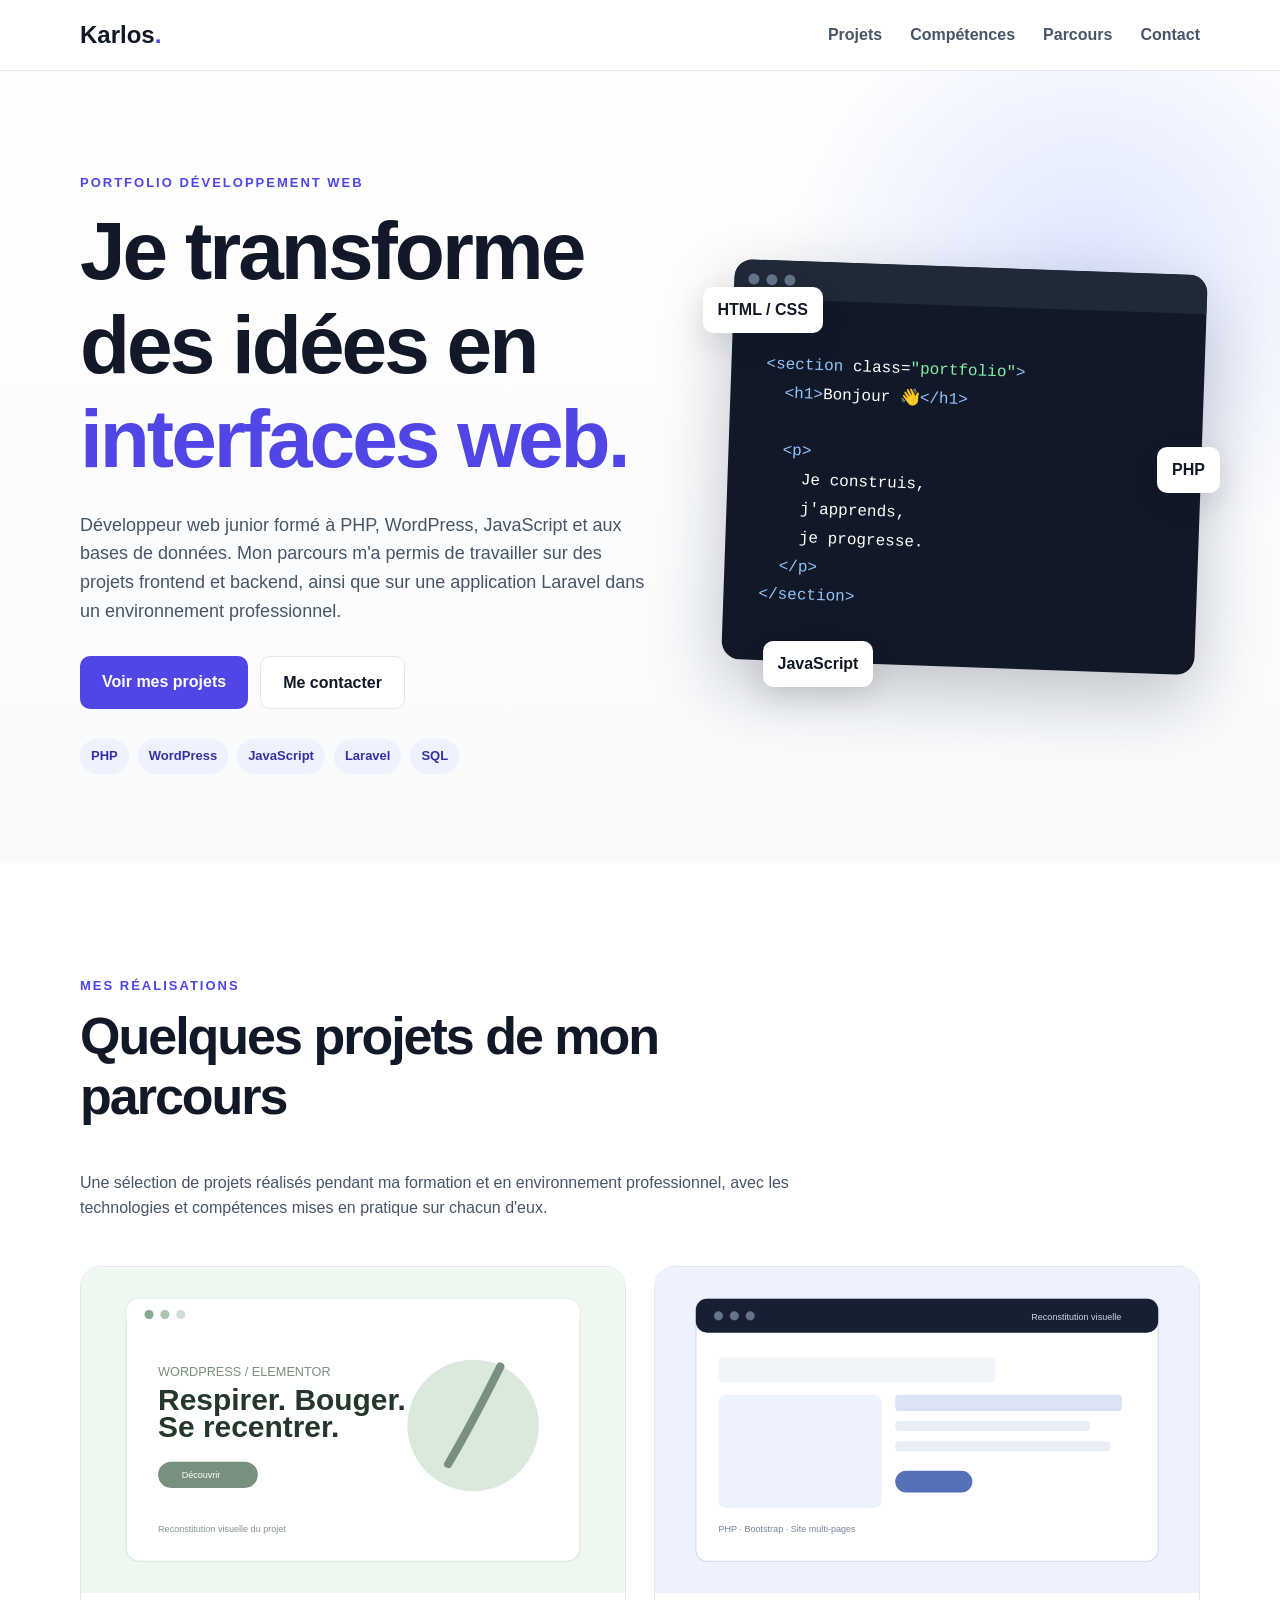
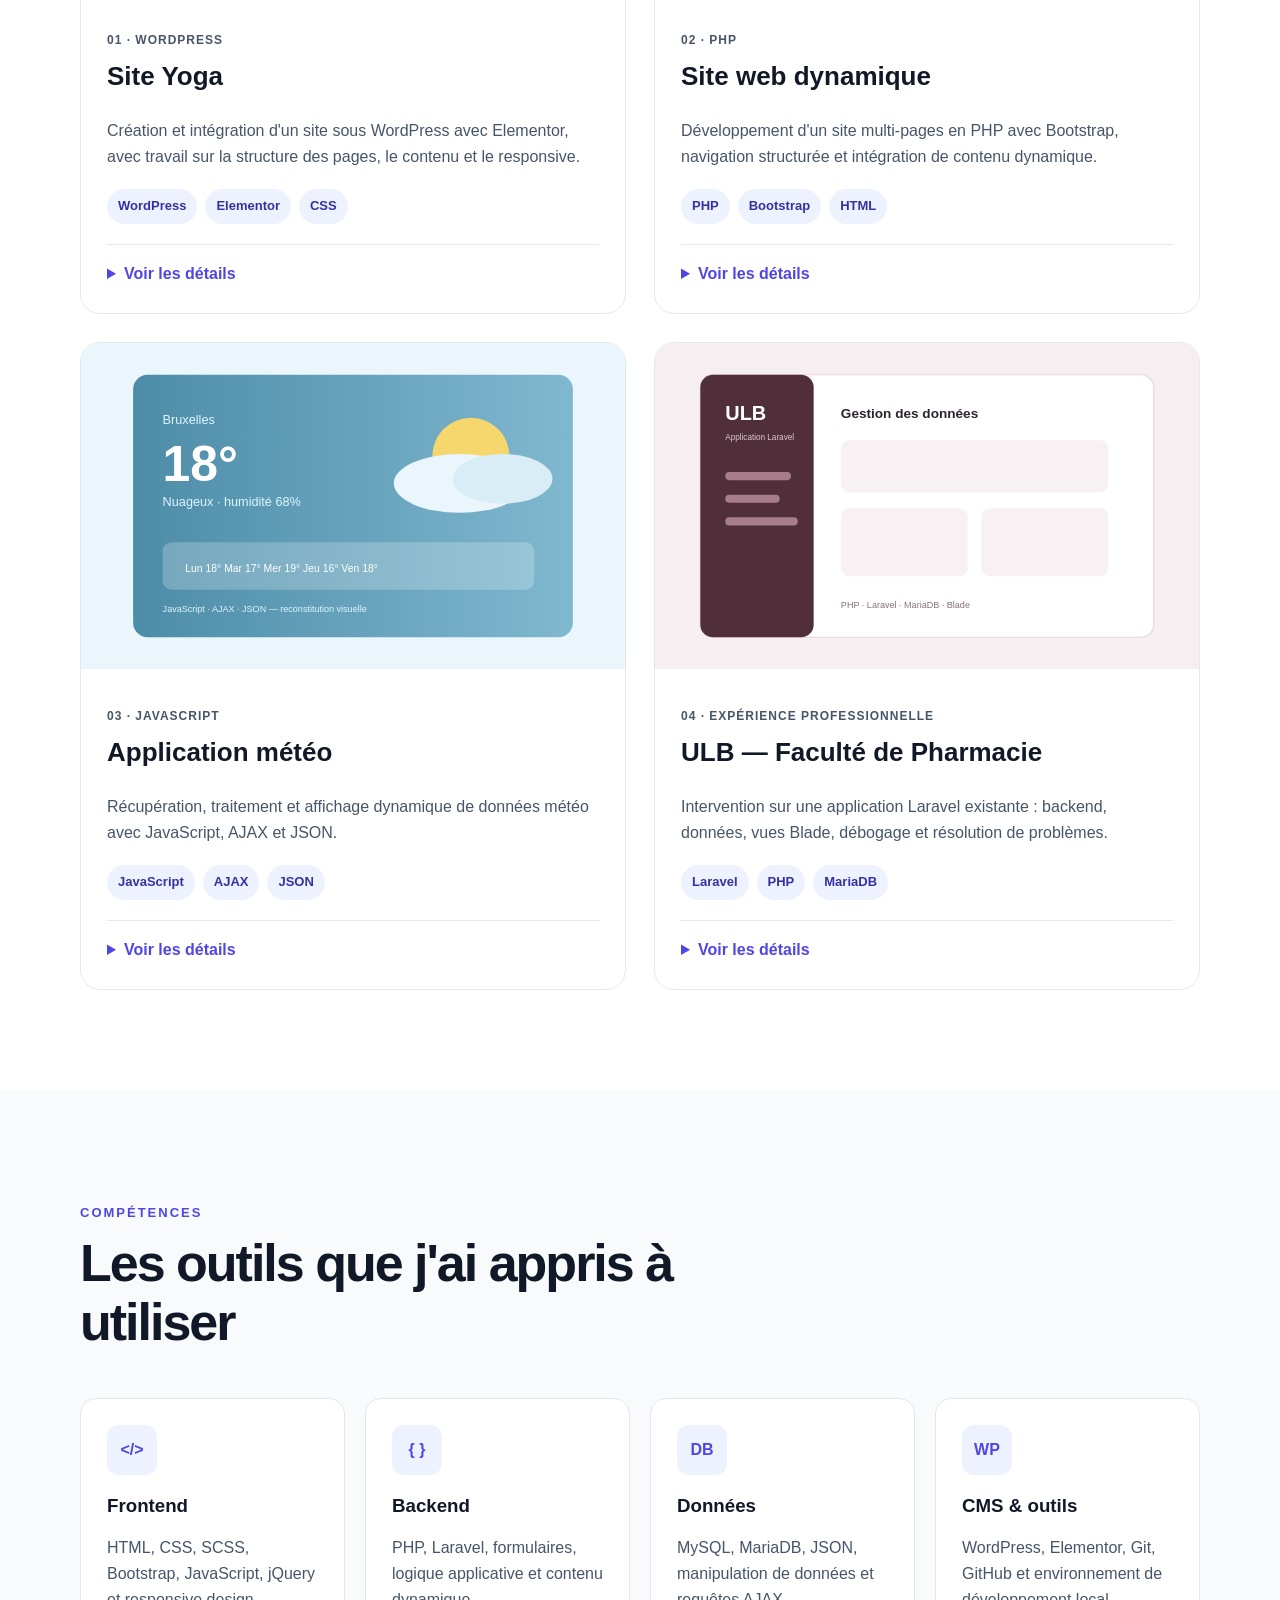
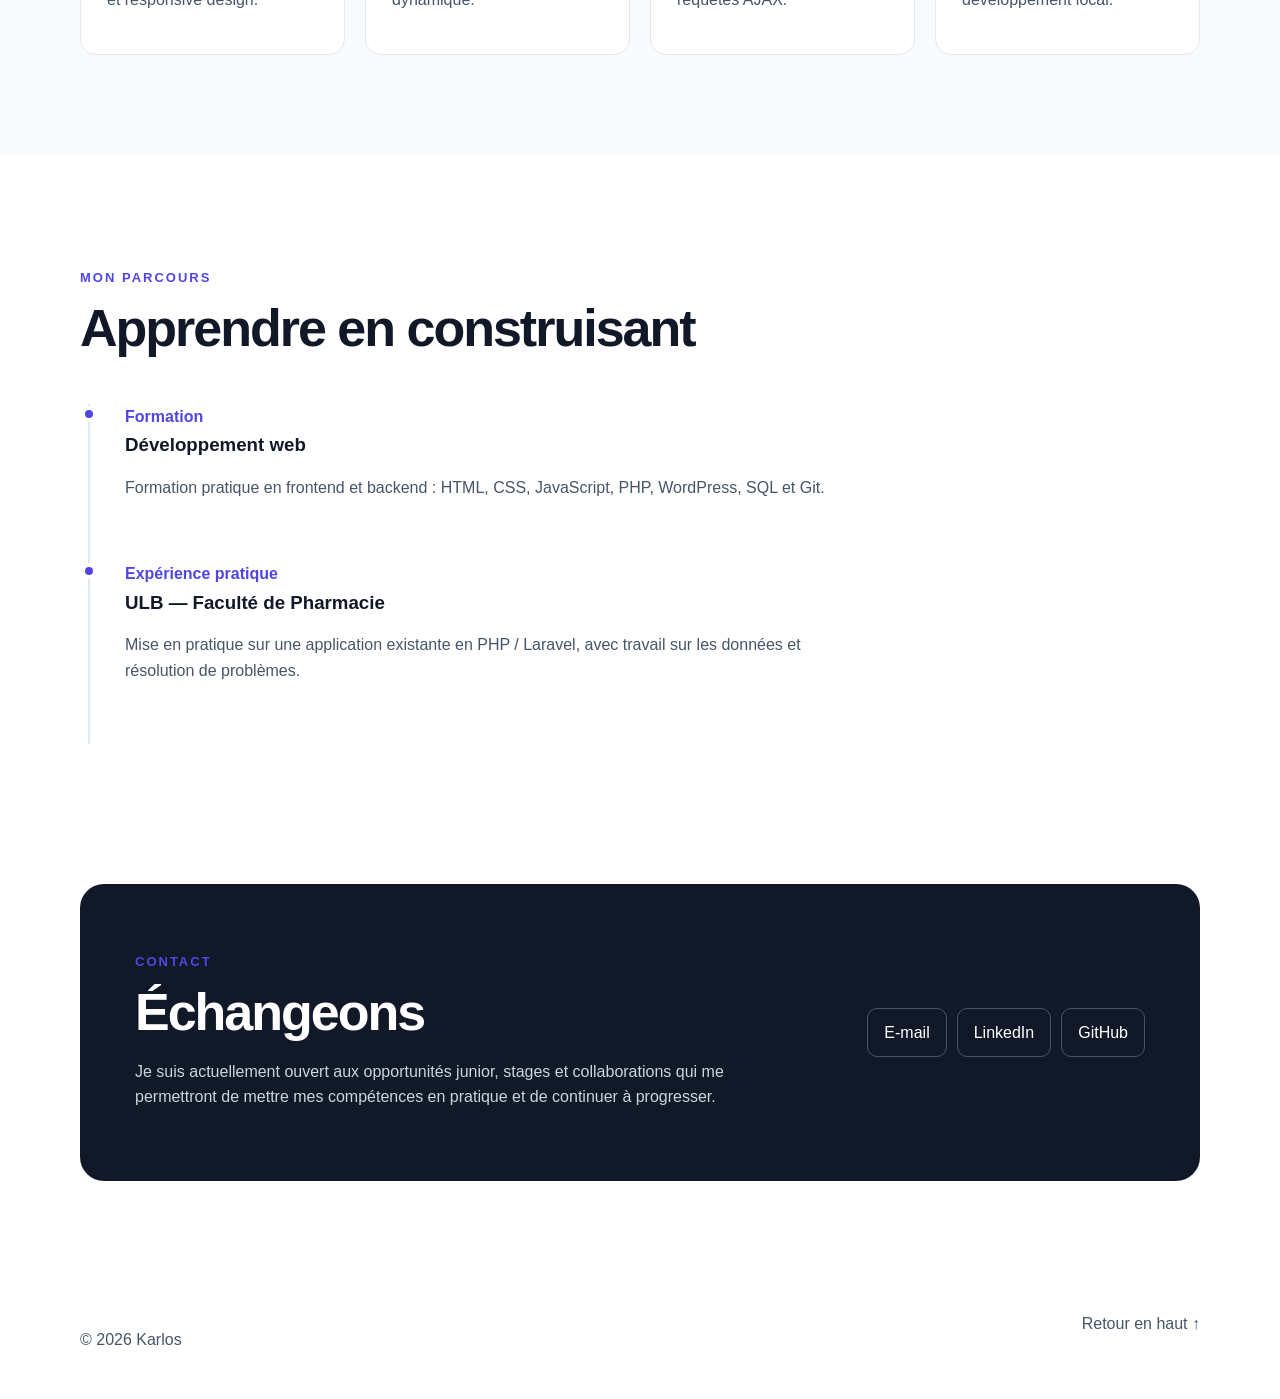
<file: index.html>
<!DOCTYPE html>
<html lang="fr">
<head>
  <meta charset="UTF-8">
  <meta name="viewport" content="width=device-width, initial-scale=1.0">
  <meta name="description" content="Portfolio de Karlos Zaghbour, développeur web junior : PHP, WordPress, JavaScript, Laravel et bases de données.">
  <title>Karlos Zaghbour | Développeur web junior</title>
  <link rel="stylesheet" href="css/style.css">
</head>

<body>

  <!-- Navigation -->
  <header class="header">
    <div class="container nav">
      <a href="#accueil" class="logo">Karlos<span>.</span></a>

      <button class="menu-btn" aria-label="Ouvrir le menu" aria-expanded="false">☰</button>

      <nav class="menu">
        <a href="#projets">Projets</a>
        <a href="#competences">Compétences</a>
        <a href="#parcours">Parcours</a>
        <a href="#contact">Contact</a>
      </nav>
    </div>
  </header>

  <main>

    <!-- Accueil -->
    <section class="hero" id="accueil">
      <div class="container hero-grid">

        <div class="hero-text reveal">
          <p class="small-title">PORTFOLIO DÉVELOPPEMENT WEB</p>

          <h1>
            Je transforme des idées en
            <span>interfaces web.</span>
          </h1>

          <p class="intro">
            Développeur web junior formé à PHP, WordPress, JavaScript et aux bases de données.
            Mon parcours m'a permis de travailler sur des projets frontend et backend,
            ainsi que sur une application Laravel dans un environnement professionnel.
          </p>

          <div class="buttons">
            <a href="#projets" class="btn btn-main">Voir mes projets</a>
            <a href="#contact" class="btn btn-light">Me contacter</a>
          </div>

          <div class="quick-skills">
            <span>PHP</span>
            <span>WordPress</span>
            <span>JavaScript</span>
            <span>Laravel</span>
            <span>SQL</span>
          </div>
        </div>

        <div class="hero-visual reveal">
          <div class="code-window">
            <div class="window-top">
              <span></span><span></span><span></span>
            </div>

            <pre><code><span class="code-blue">&lt;section</span> class=<span class="code-green">"portfolio"</span><span class="code-blue">&gt;</span>
  <span class="code-blue">&lt;h1&gt;</span>Bonjour 👋<span class="code-blue">&lt;/h1&gt;</span>

  <span class="code-blue">&lt;p&gt;</span>
    Je construis,
    j'apprends,
    je progresse.
  <span class="code-blue">&lt;/p&gt;</span>
<span class="code-blue">&lt;/section&gt;</span></code></pre>
          </div>

          <div class="floating-card card-one">HTML / CSS</div>
          <div class="floating-card card-two">PHP</div>
          <div class="floating-card card-three">JavaScript</div>
        </div>

      </div>
    </section>

    <!-- Projets -->
    <section class="section" id="projets">
      <div class="container">

        <div class="section-title reveal">
          <p class="small-title">MES RÉALISATIONS</p>
          <h2>Quelques projets de mon parcours</h2>
          <p>
            Une sélection de projets réalisés pendant ma formation et en environnement professionnel,
            avec les technologies et compétences mises en pratique sur chacun d'eux.
          </p>
        </div>

        <div class="projects-grid">

          <!-- Projet 1 -->
          <article class="project-card reveal">
            <div class="project-image">
              <img src="assets/img/yoga.svg" alt="Reconstitution visuelle du site Yoga">
            </div>

            <div class="project-info">
              <p class="project-number">01 · WORDPRESS</p>
              <h3>Site Yoga</h3>
              <p>
                Création et intégration d'un site sous WordPress avec Elementor,
                avec travail sur la structure des pages, le contenu et le responsive.
              </p>

              <div class="tags">
                <span>WordPress</span>
                <span>Elementor</span>
                <span>CSS</span>
              </div>

              <details>
                <summary>Voir les détails</summary>
                <ul>
                  <li>Création et organisation des pages.</li>
                  <li>Intégration du contenu avec Elementor.</li>
                  <li>Adaptation mobile et tablette.</li>
                  <li>Personnalisation CSS lorsque nécessaire.</li>
                </ul>
              </details>
            </div>
          </article>

          <!-- Projet 2 -->
          <article class="project-card reveal">
            <div class="project-image">
              <img src="assets/img/php.svg" alt="Reconstitution visuelle du projet PHP">
            </div>

            <div class="project-info">
              <p class="project-number">02 · PHP</p>
              <h3>Site web dynamique</h3>
              <p>
                Développement d'un site multi-pages en PHP avec Bootstrap,
                navigation structurée et intégration de contenu dynamique.
              </p>

              <div class="tags">
                <span>PHP</span>
                <span>Bootstrap</span>
                <span>HTML</span>
              </div>

              <details>
                <summary>Voir les détails</summary>
                <ul>
                  <li>Création d'une structure multi-pages.</li>
                  <li>Navigation entre les différentes sections.</li>
                  <li>Utilisation de PHP pour organiser le contenu.</li>
                  <li>Interface responsive avec Bootstrap.</li>
                </ul>
              </details>
            </div>
          </article>

          <!-- Projet 3 -->
          <article class="project-card reveal">
            <div class="project-image">
              <img src="assets/img/meteo.svg" alt="Reconstitution visuelle de l'application météo">
            </div>

            <div class="project-info">
              <p class="project-number">03 · JAVASCRIPT</p>
              <h3>Application météo</h3>
              <p>
                Récupération, traitement et affichage dynamique de données météo
                avec JavaScript, AJAX et JSON.
              </p>

              <div class="tags">
                <span>JavaScript</span>
                <span>AJAX</span>
                <span>JSON</span>
              </div>

              <details>
                <summary>Voir les détails</summary>
                <ul>
                  <li>Requêtes AJAX sans rechargement de page.</li>
                  <li>Manipulation de données JSON.</li>
                  <li>Affichage dynamique des résultats.</li>
                  <li>Travail sur les interactions utilisateur.</li>
                </ul>
              </details>
            </div>
          </article>

          <!-- Projet 4 -->
          <article class="project-card reveal">
            <div class="project-image">
              <img src="assets/img/ulb.svg" alt="Illustration de l'expérience backend à l'ULB">
            </div>

            <div class="project-info">
              <p class="project-number">04 · EXPÉRIENCE PROFESSIONNELLE</p>
              <h3>ULB — Faculté de Pharmacie</h3>
              <p>
                Intervention sur une application Laravel existante :
                backend, données, vues Blade, débogage et résolution de problèmes.
              </p>

              <div class="tags">
                <span>Laravel</span>
                <span>PHP</span>
                <span>MariaDB</span>
              </div>

              <details>
                <summary>Voir les détails</summary>
                <ul>
                  <li>Travail sur une application Laravel existante.</li>
                  <li>Récupération et affichage de données.</li>
                  <li>Adaptation de vues Blade.</li>
                  <li>Gestion d'images et de fichiers.</li>
                  <li>Résolution de problèmes liés au déploiement.</li>
                </ul>
              </details>
            </div>
          </article>

        </div>
      </div>
    </section>

    <!-- Compétences -->
    <section class="section skills-section" id="competences">
      <div class="container">

        <div class="section-title reveal">
          <p class="small-title">COMPÉTENCES</p>
          <h2>Les outils que j'ai appris à utiliser</h2>
        </div>

        <div class="skills-grid">

          <div class="skill-box reveal">
            <div class="skill-icon">&lt;/&gt;</div>
            <h3>Frontend</h3>
            <p>HTML, CSS, SCSS, Bootstrap, JavaScript, jQuery et responsive design.</p>
          </div>

          <div class="skill-box reveal">
            <div class="skill-icon">{ }</div>
            <h3>Backend</h3>
            <p>PHP, Laravel, formulaires, logique applicative et contenu dynamique.</p>
          </div>

          <div class="skill-box reveal">
            <div class="skill-icon">DB</div>
            <h3>Données</h3>
            <p>MySQL, MariaDB, JSON, manipulation de données et requêtes AJAX.</p>
          </div>

          <div class="skill-box reveal">
            <div class="skill-icon">WP</div>
            <h3>CMS & outils</h3>
            <p>WordPress, Elementor, Git, GitHub et environnement de développement local.</p>
          </div>

        </div>
      </div>
    </section>

    <!-- Parcours -->
    <section class="section" id="parcours">
      <div class="container">

        <div class="section-title reveal">
          <p class="small-title">MON PARCOURS</p>
          <h2>Apprendre en construisant</h2>
        </div>

        <div class="timeline">

          <div class="timeline-item reveal">
            <div class="timeline-dot"></div>
            <div>
              <p class="timeline-date">Formation</p>
              <h3>Développement web</h3>
              <p>
                Formation pratique en frontend et backend :
                HTML, CSS, JavaScript, PHP, WordPress, SQL et Git.
              </p>
            </div>
          </div>

          <div class="timeline-item reveal">
            <div class="timeline-dot"></div>
            <div>
              <p class="timeline-date">Expérience pratique</p>
              <h3>ULB — Faculté de Pharmacie</h3>
              <p>
                Mise en pratique sur une application existante en PHP / Laravel,
                avec travail sur les données et résolution de problèmes.
              </p>
            </div>
          </div>

        </div>

      </div>
    </section>

    <!-- Contact -->
    <section class="section contact-section" id="contact">
      <div class="container contact-box reveal">

        <div>
          <p class="small-title">CONTACT</p>
          <h2>Échangeons</h2>
          <p>
            Je suis actuellement ouvert aux opportunités junior, stages et collaborations
            qui me permettront de mettre mes compétences en pratique et de continuer à progresser.
          </p>
        </div>

        <div class="contact-links">
          <a href="mailto:karlos.zaghbour@hotmail.com">E-mail</a>
          <a href="https://www.linkedin.com/in/karlos-zaghbour-1871533a5" target="_blank" rel="noopener noreferrer">LinkedIn</a>
          <a href="https://github.com/karlosK89" target="_blank" rel="noopener noreferrer">GitHub</a>
        </div>

      </div>
    </section>

  </main>

  <footer>
    <div class="container footer-content">
      <p>© <span id="year"></span> Karlos</p>
      <a href="#accueil">Retour en haut ↑</a>
    </div>
  </footer>

  <script src="js/script.js"></script>
</body>
</html>
</file>
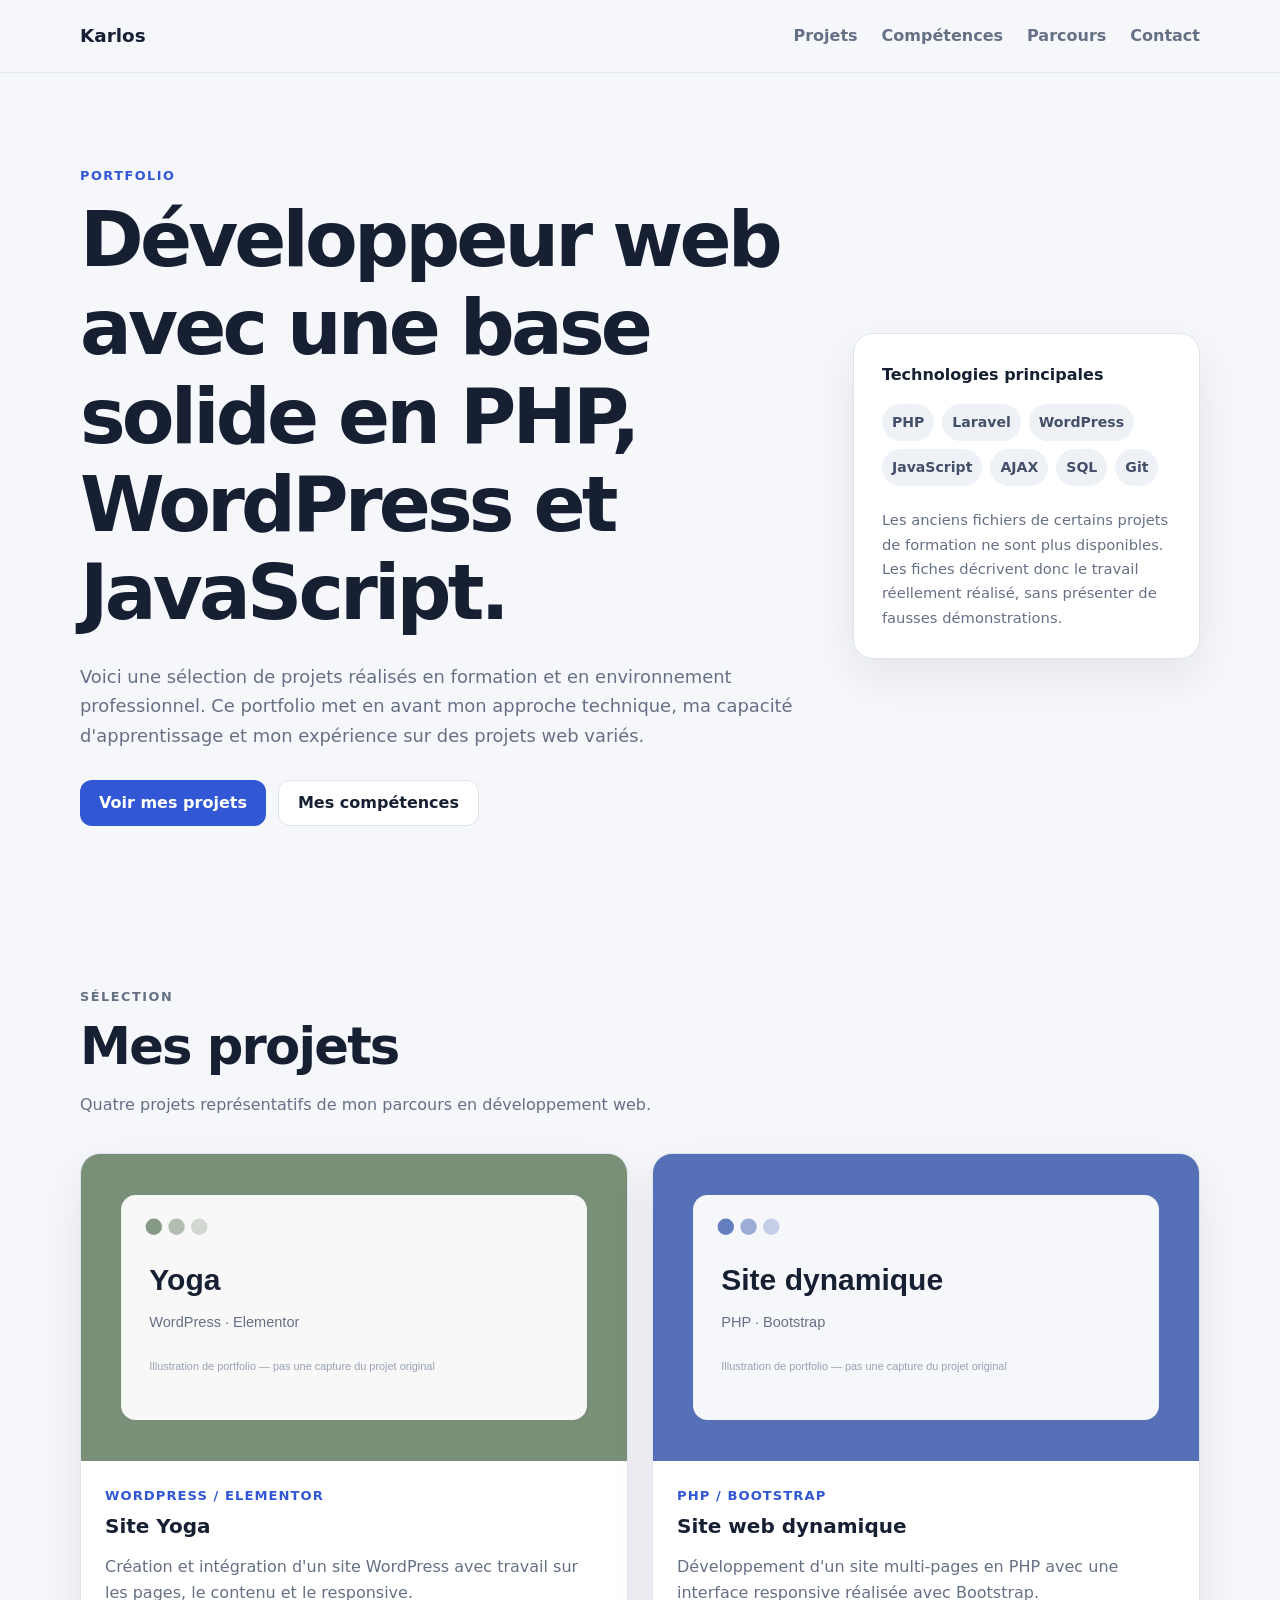
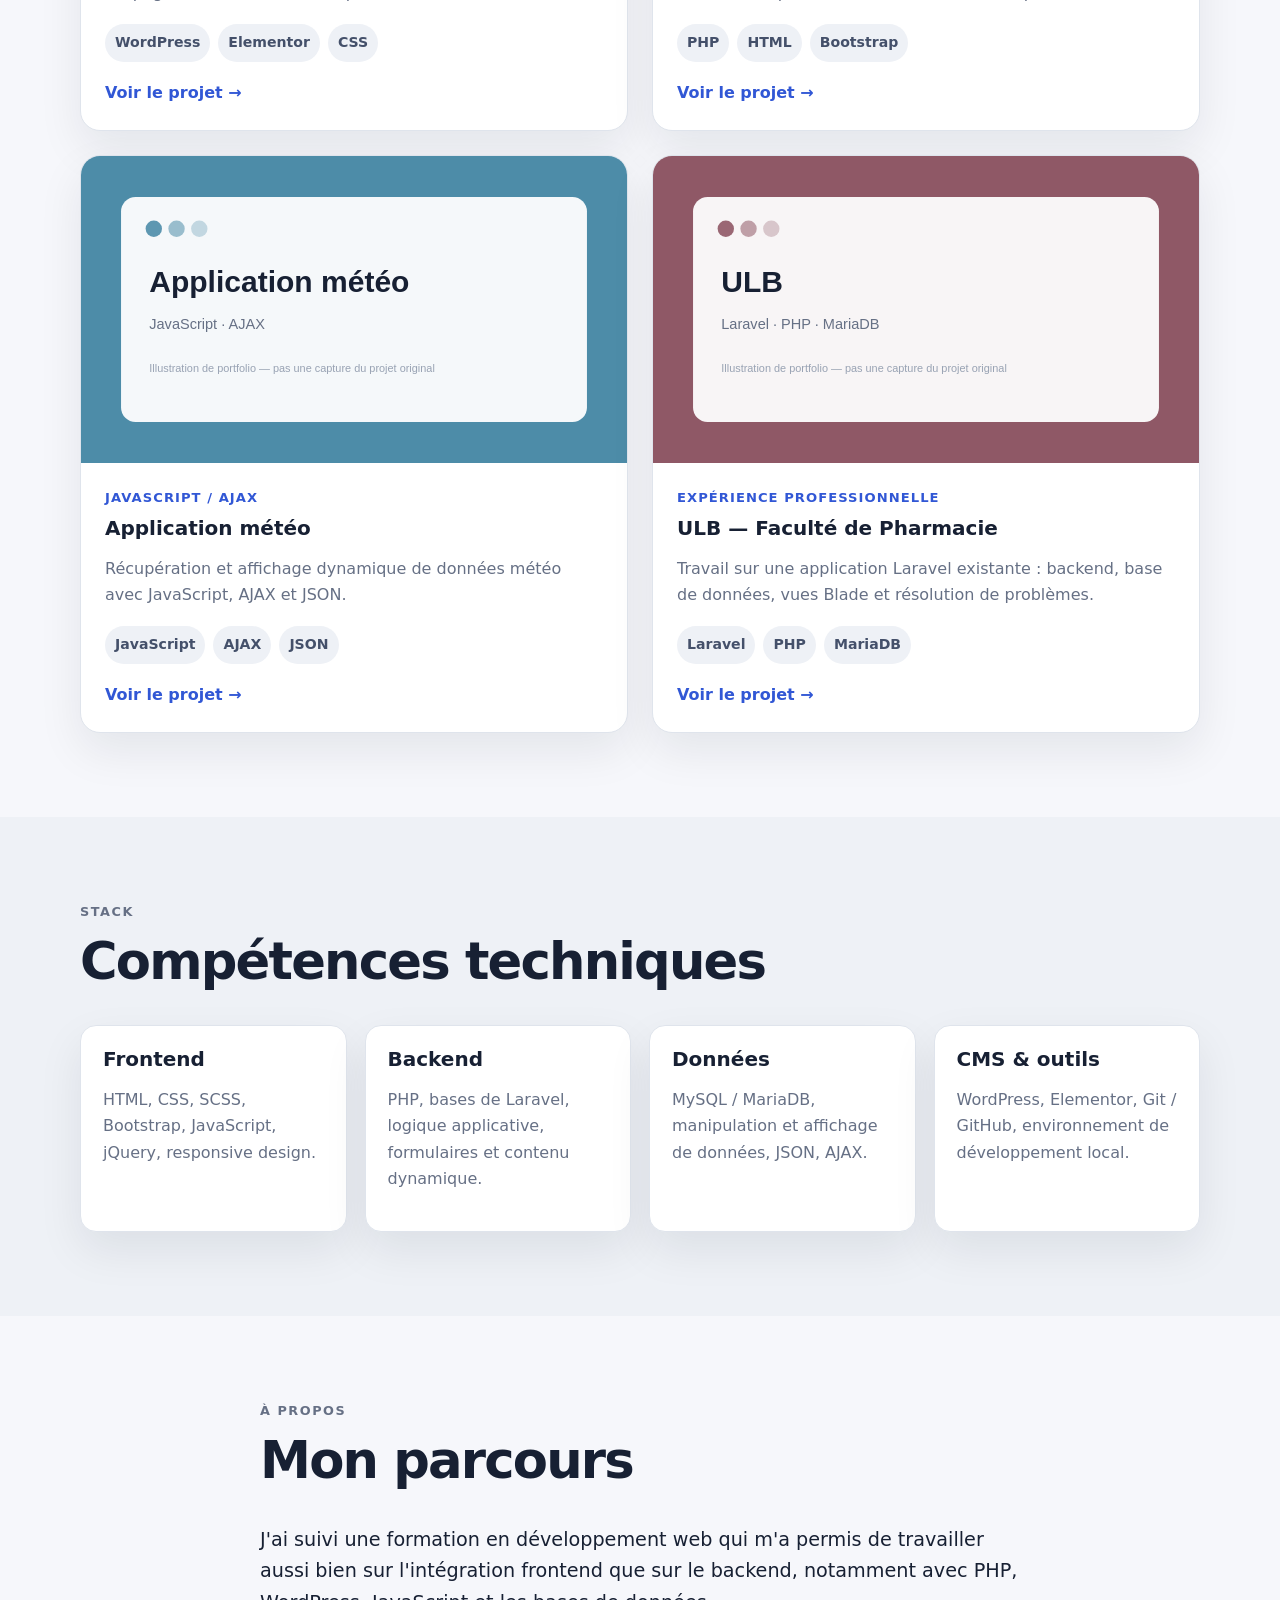
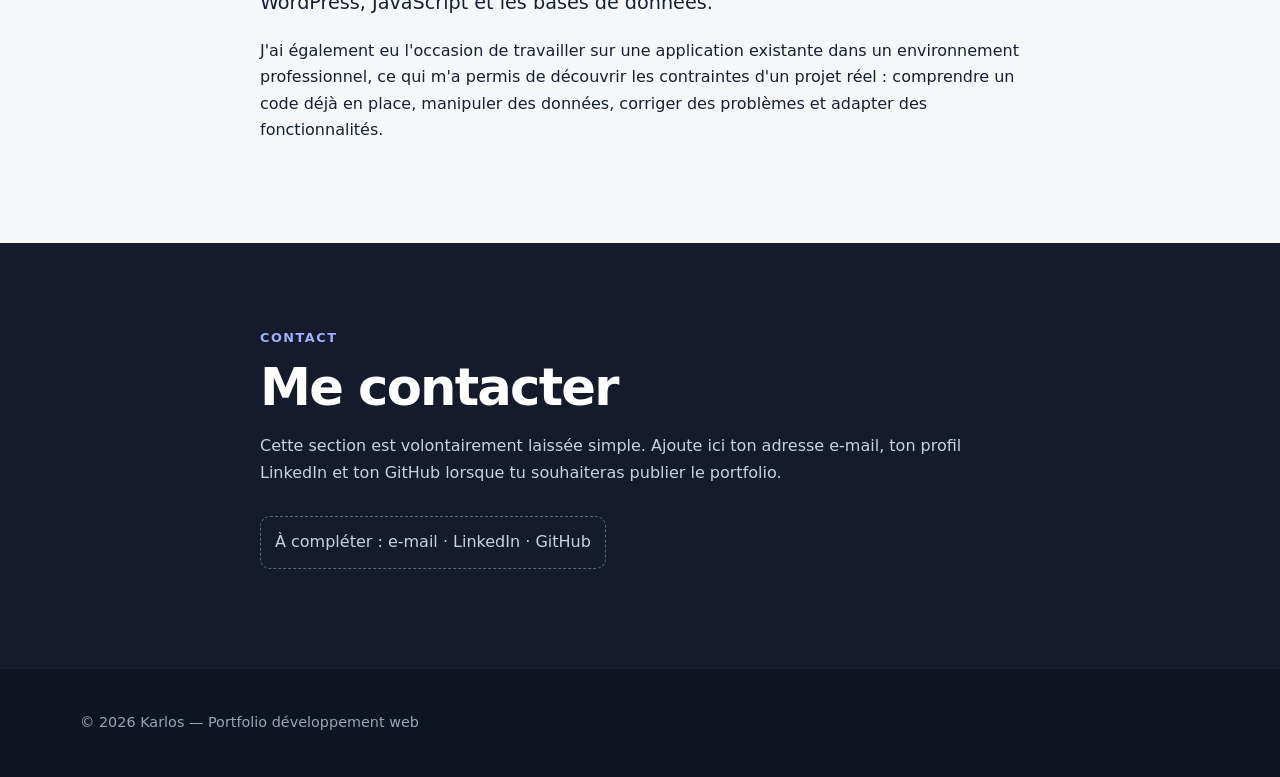
<file: portfolio-karlos/index.html>
<!DOCTYPE html>
<html lang="fr">
<head>
  <meta charset="UTF-8">
  <meta name="viewport" content="width=device-width, initial-scale=1.0">
  <meta name="description" content="Portfolio de Karlos - Développement web, PHP, WordPress, JavaScript et Laravel.">
  <title>Karlos | Portfolio développement web</title>
  <link rel="stylesheet" href="css/styles.css">
</head>
<body>
  <header class="site-header">
    <div class="container nav">
      <a class="logo" href="#top">Karlos</a>
      <button class="menu-toggle" aria-label="Ouvrir le menu" aria-expanded="false">☰</button>
      <nav class="nav-links">
        <a href="#projets">Projets</a>
        <a href="#competences">Compétences</a>
        <a href="#parcours">Parcours</a>
        <a href="#contact">Contact</a>
      </nav>
    </div>
  </header>

  <main id="top">
    <section class="hero">
      <div class="container hero-grid">
        <div>
          <p class="eyebrow">Portfolio</p>
          <h1>Développeur web avec une base solide en PHP, WordPress et JavaScript.</h1>
          <p class="hero-text">
            Voici une sélection de projets réalisés en formation et en environnement professionnel.
            Ce portfolio met en avant mon approche technique, ma capacité d'apprentissage et mon expérience sur des projets web variés.
          </p>
          <div class="hero-actions">
            <a class="btn primary" href="#projets">Voir mes projets</a>
            <a class="btn secondary" href="#competences">Mes compétences</a>
          </div>
        </div>

        <aside class="profile-card">
          <p class="profile-title">Technologies principales</p>
          <div class="chips">
            <span>PHP</span>
            <span>Laravel</span>
            <span>WordPress</span>
            <span>JavaScript</span>
            <span>AJAX</span>
            <span>SQL</span>
            <span>Git</span>
          </div>
          <p class="profile-note">
            Les anciens fichiers de certains projets de formation ne sont plus disponibles.
            Les fiches décrivent donc le travail réellement réalisé, sans présenter de fausses démonstrations.
          </p>
        </aside>
      </div>
    </section>

    <section id="projets" class="section">
      <div class="container">
        <div class="section-heading">
          <p class="eyebrow">Sélection</p>
          <h2>Mes projets</h2>
          <p>Quatre projets représentatifs de mon parcours en développement web.</p>
        </div>

        <div class="project-grid">
          <article class="project-card">
            <img src="assets/img/yoga.svg" alt="Illustration du projet WordPress Yoga">
            <div class="project-content">
              <p class="project-type">WordPress / Elementor</p>
              <h3>Site Yoga</h3>
              <p>Création et intégration d'un site WordPress avec travail sur les pages, le contenu et le responsive.</p>
              <div class="tags"><span>WordPress</span><span>Elementor</span><span>CSS</span></div>
              <a class="text-link" href="projects/yoga.html">Voir le projet →</a>
            </div>
          </article>

          <article class="project-card">
            <img src="assets/img/php-site.svg" alt="Illustration du projet de site dynamique PHP">
            <div class="project-content">
              <p class="project-type">PHP / Bootstrap</p>
              <h3>Site web dynamique</h3>
              <p>Développement d'un site multi-pages en PHP avec une interface responsive réalisée avec Bootstrap.</p>
              <div class="tags"><span>PHP</span><span>HTML</span><span>Bootstrap</span></div>
              <a class="text-link" href="projects/php-site.html">Voir le projet →</a>
            </div>
          </article>

          <article class="project-card">
            <img src="assets/img/meteo.svg" alt="Illustration du projet météo JavaScript AJAX">
            <div class="project-content">
              <p class="project-type">JavaScript / AJAX</p>
              <h3>Application météo</h3>
              <p>Récupération et affichage dynamique de données météo avec JavaScript, AJAX et JSON.</p>
              <div class="tags"><span>JavaScript</span><span>AJAX</span><span>JSON</span></div>
              <a class="text-link" href="projects/meteo.html">Voir le projet →</a>
            </div>
          </article>

          <article class="project-card">
            <img src="assets/img/ulb.svg" alt="Illustration du projet backend réalisé à l'ULB">
            <div class="project-content">
              <p class="project-type">Expérience professionnelle</p>
              <h3>ULB — Faculté de Pharmacie</h3>
              <p>Travail sur une application Laravel existante : backend, base de données, vues Blade et résolution de problèmes.</p>
              <div class="tags"><span>Laravel</span><span>PHP</span><span>MariaDB</span></div>
              <a class="text-link" href="projects/ulb.html">Voir le projet →</a>
            </div>
          </article>
        </div>
      </div>
    </section>

    <section id="competences" class="section alt">
      <div class="container">
        <div class="section-heading">
          <p class="eyebrow">Stack</p>
          <h2>Compétences techniques</h2>
        </div>

        <div class="skills-grid">
          <div class="skill-card">
            <h3>Frontend</h3>
            <p>HTML, CSS, SCSS, Bootstrap, JavaScript, jQuery, responsive design.</p>
          </div>
          <div class="skill-card">
            <h3>Backend</h3>
            <p>PHP, bases de Laravel, logique applicative, formulaires et contenu dynamique.</p>
          </div>
          <div class="skill-card">
            <h3>Données</h3>
            <p>MySQL / MariaDB, manipulation et affichage de données, JSON, AJAX.</p>
          </div>
          <div class="skill-card">
            <h3>CMS & outils</h3>
            <p>WordPress, Elementor, Git / GitHub, environnement de développement local.</p>
          </div>
        </div>
      </div>
    </section>

    <section id="parcours" class="section">
      <div class="container narrow">
        <div class="section-heading">
          <p class="eyebrow">À propos</p>
          <h2>Mon parcours</h2>
        </div>
        <p class="large-text">
          J'ai suivi une formation en développement web qui m'a permis de travailler aussi bien sur l'intégration frontend
          que sur le backend, notamment avec PHP, WordPress, JavaScript et les bases de données.
        </p>
        <p>
          J'ai également eu l'occasion de travailler sur une application existante dans un environnement professionnel,
          ce qui m'a permis de découvrir les contraintes d'un projet réel : comprendre un code déjà en place,
          manipuler des données, corriger des problèmes et adapter des fonctionnalités.
        </p>
      </div>
    </section>

    <section id="contact" class="section contact-section">
      <div class="container narrow">
        <p class="eyebrow">Contact</p>
        <h2>Me contacter</h2>
        <p>
          Cette section est volontairement laissée simple. Ajoute ici ton adresse e-mail, ton profil LinkedIn
          et ton GitHub lorsque tu souhaiteras publier le portfolio.
        </p>
        <p class="todo">À compléter : e-mail · LinkedIn · GitHub</p>
      </div>
    </section>
  </main>

  <footer class="footer">
    <div class="container">
      <p>© <span id="year"></span> Karlos — Portfolio développement web</p>
    </div>
  </footer>

  <script src="js/main.js"></script>
</body>
</html>
</file>
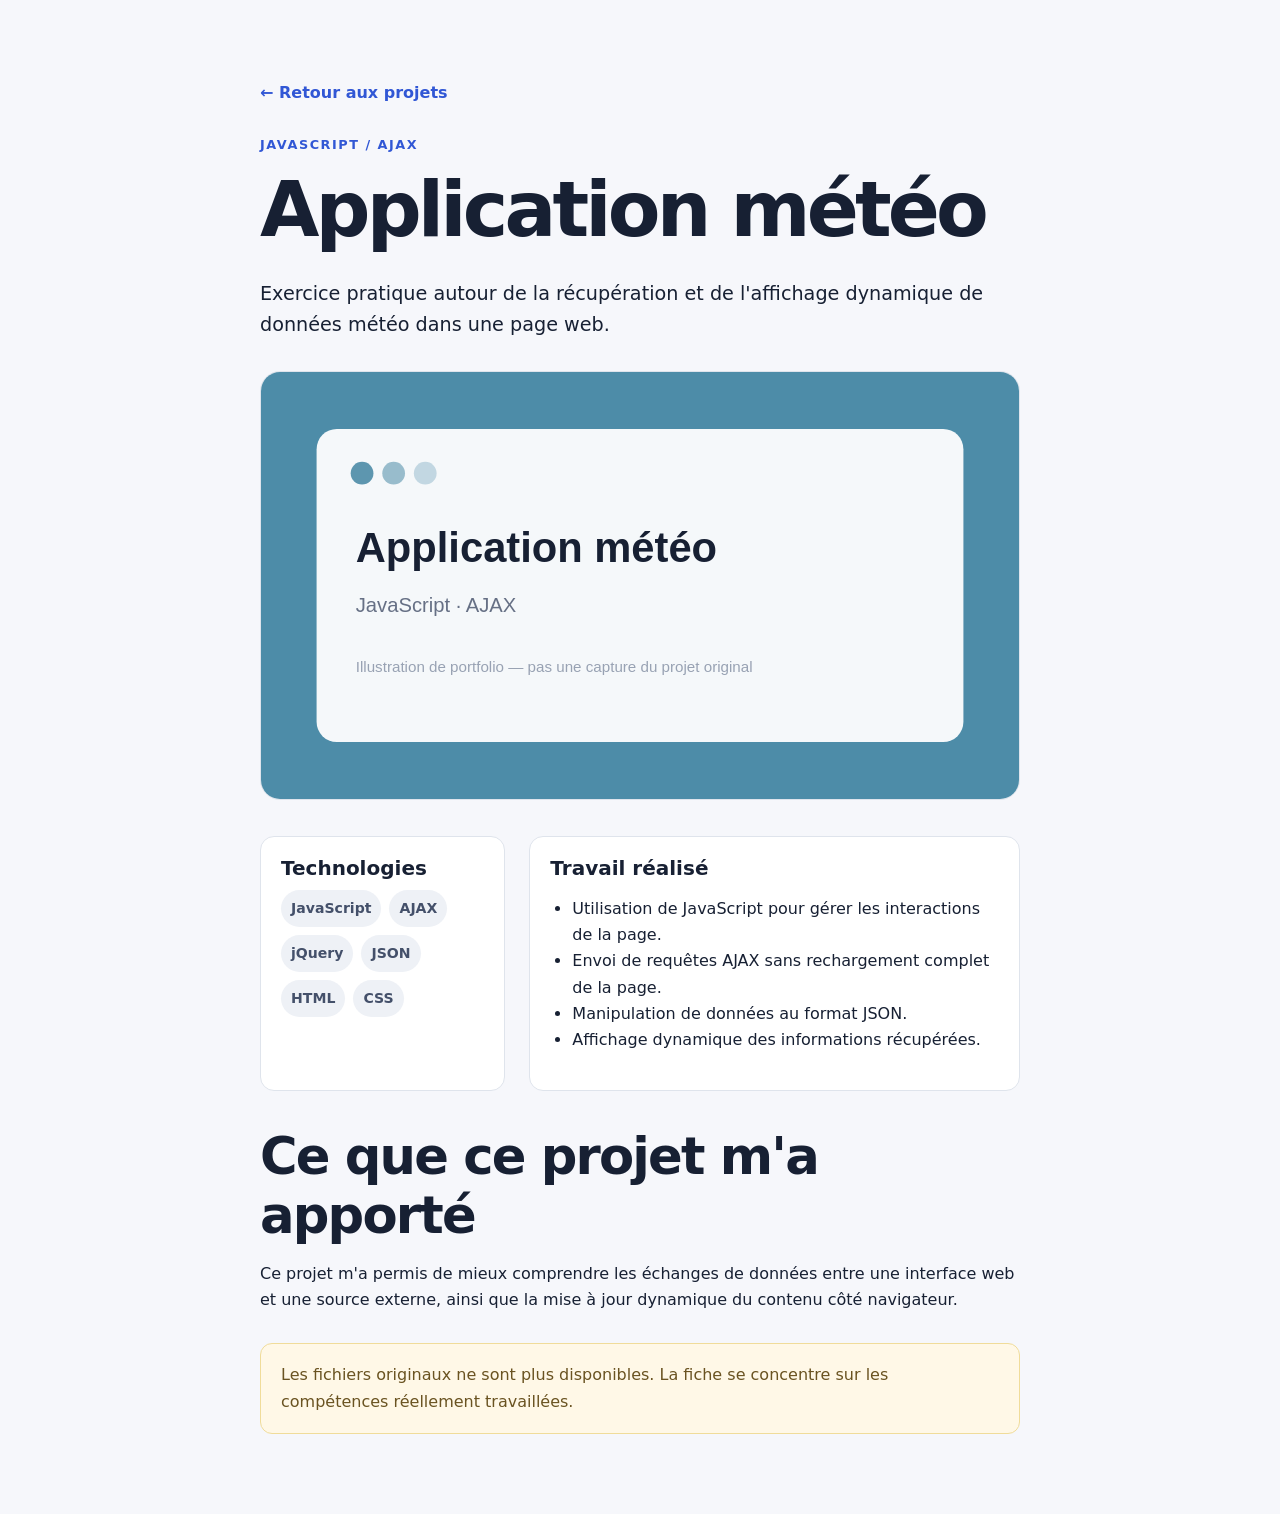
<file: portfolio-karlos/projects/meteo.html>
<!DOCTYPE html>
<html lang="fr">
<head>
  <meta charset="UTF-8">
  <meta name="viewport" content="width=device-width, initial-scale=1.0">
  <title>Application météo | Portfolio Karlos</title>
  <link rel="stylesheet" href="../css/styles.css">
</head>
<body>
  <main class="project-detail">
    <div class="container narrow">
      <a class="back" href="../index.html#projets">← Retour aux projets</a>
      <p class="eyebrow">JavaScript / AJAX</p>
      <h1>Application météo</h1>
      <p class="large-text">Exercice pratique autour de la récupération et de l'affichage dynamique de données météo dans une page web.</p>

      <img class="hero-image" src="../assets/img/meteo.svg" alt="Illustration du projet Application météo">

      <div class="project-meta">
        <div class="meta-card">
          <h3>Technologies</h3>
          <div class="chips"><span>JavaScript</span><span>AJAX</span><span>jQuery</span><span>JSON</span><span>HTML</span><span>CSS</span></div>
        </div>
        <div class="meta-card">
          <h3>Travail réalisé</h3>
          <ul><li>Utilisation de JavaScript pour gérer les interactions de la page.</li>
<li>Envoi de requêtes AJAX sans rechargement complet de la page.</li>
<li>Manipulation de données au format JSON.</li>
<li>Affichage dynamique des informations récupérées.</li></ul>
        </div>
      </div>

      <h2>Ce que ce projet m'a apporté</h2>
      <p>Ce projet m'a permis de mieux comprendre les échanges de données entre une interface web et une source externe, ainsi que la mise à jour dynamique du contenu côté navigateur.</p>

      <div class="note-box">Les fichiers originaux ne sont plus disponibles. La fiche se concentre sur les compétences réellement travaillées.</div>
    </div>
  </main>
</body>
</html>
</file>
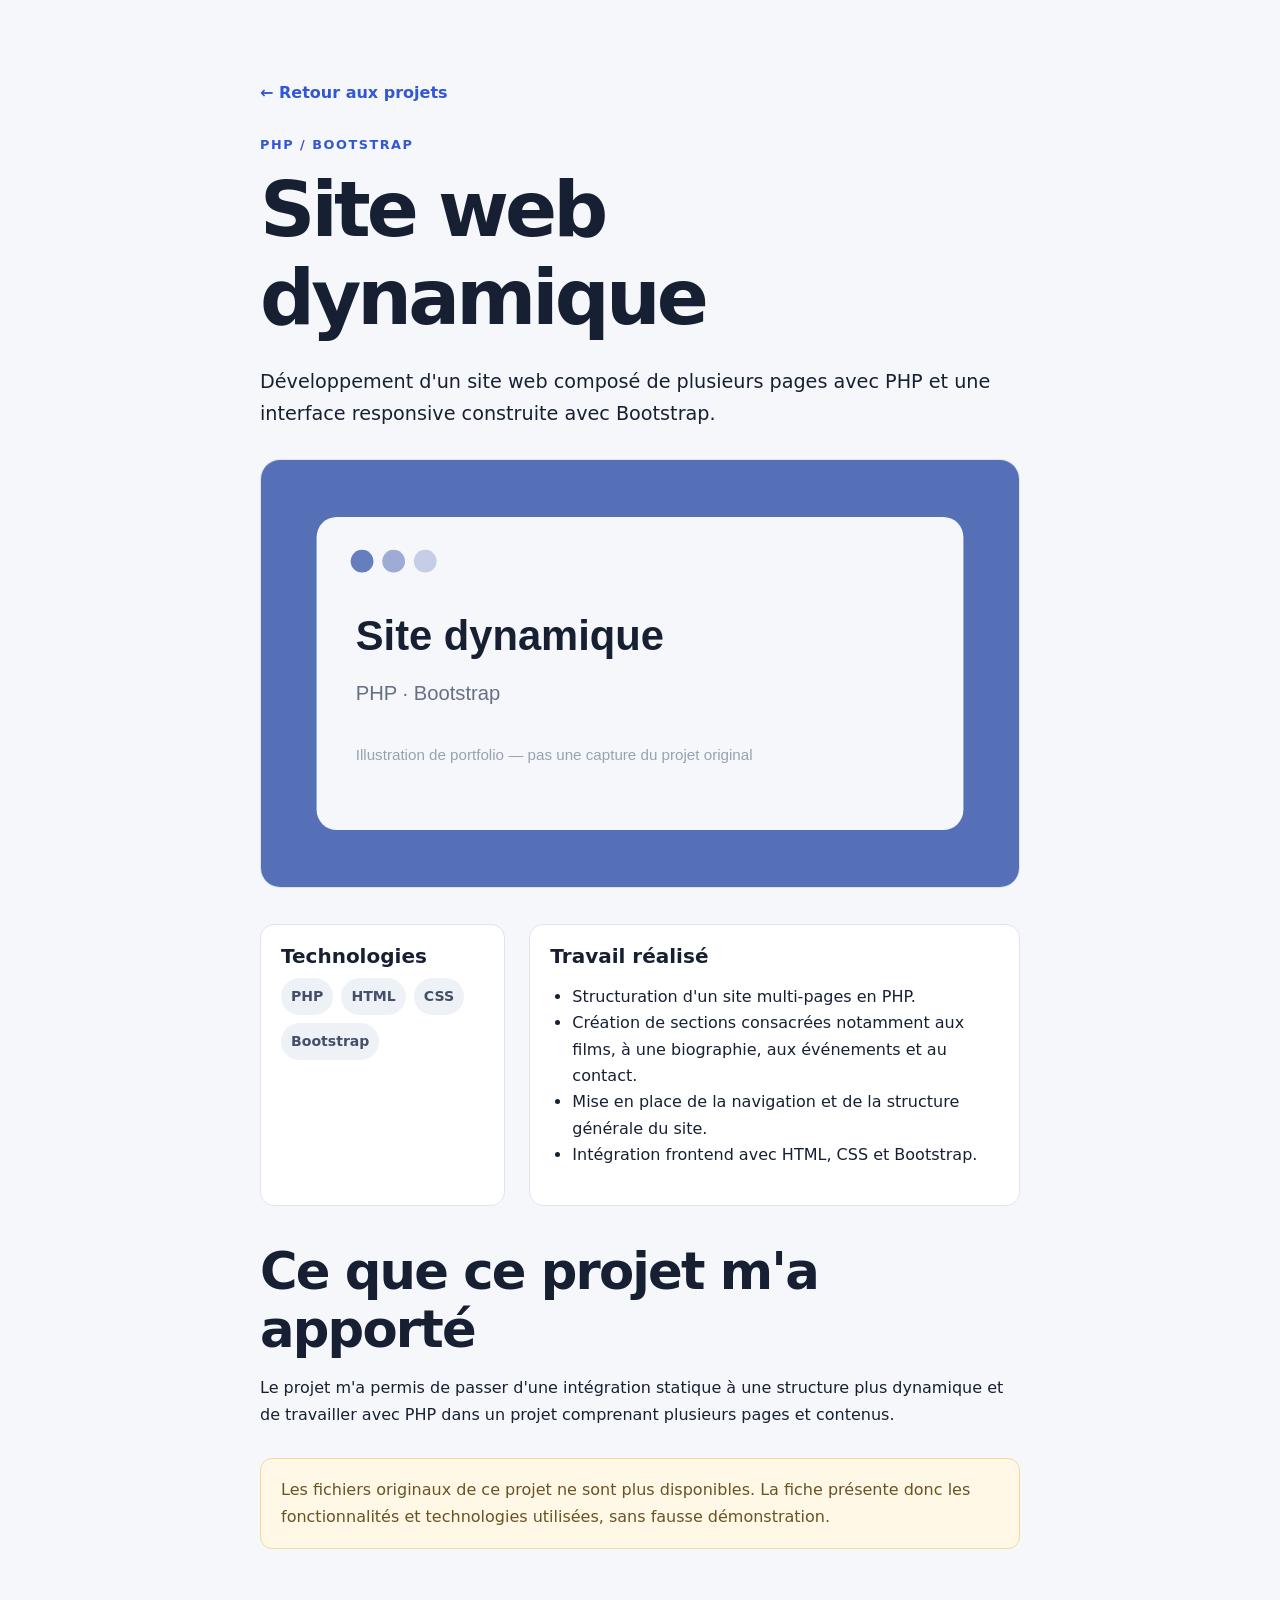
<file: portfolio-karlos/projects/php-site.html>
<!DOCTYPE html>
<html lang="fr">
<head>
  <meta charset="UTF-8">
  <meta name="viewport" content="width=device-width, initial-scale=1.0">
  <title>Site web dynamique | Portfolio Karlos</title>
  <link rel="stylesheet" href="../css/styles.css">
</head>
<body>
  <main class="project-detail">
    <div class="container narrow">
      <a class="back" href="../index.html#projets">← Retour aux projets</a>
      <p class="eyebrow">PHP / Bootstrap</p>
      <h1>Site web dynamique</h1>
      <p class="large-text">Développement d'un site web composé de plusieurs pages avec PHP et une interface responsive construite avec Bootstrap.</p>

      <img class="hero-image" src="../assets/img/php-site.svg" alt="Illustration du projet Site web dynamique">

      <div class="project-meta">
        <div class="meta-card">
          <h3>Technologies</h3>
          <div class="chips"><span>PHP</span><span>HTML</span><span>CSS</span><span>Bootstrap</span></div>
        </div>
        <div class="meta-card">
          <h3>Travail réalisé</h3>
          <ul><li>Structuration d'un site multi-pages en PHP.</li>
<li>Création de sections consacrées notamment aux films, à une biographie, aux événements et au contact.</li>
<li>Mise en place de la navigation et de la structure générale du site.</li>
<li>Intégration frontend avec HTML, CSS et Bootstrap.</li></ul>
        </div>
      </div>

      <h2>Ce que ce projet m'a apporté</h2>
      <p>Le projet m'a permis de passer d'une intégration statique à une structure plus dynamique et de travailler avec PHP dans un projet comprenant plusieurs pages et contenus.</p>

      <div class="note-box">Les fichiers originaux de ce projet ne sont plus disponibles. La fiche présente donc les fonctionnalités et technologies utilisées, sans fausse démonstration.</div>
    </div>
  </main>
</body>
</html>
</file>
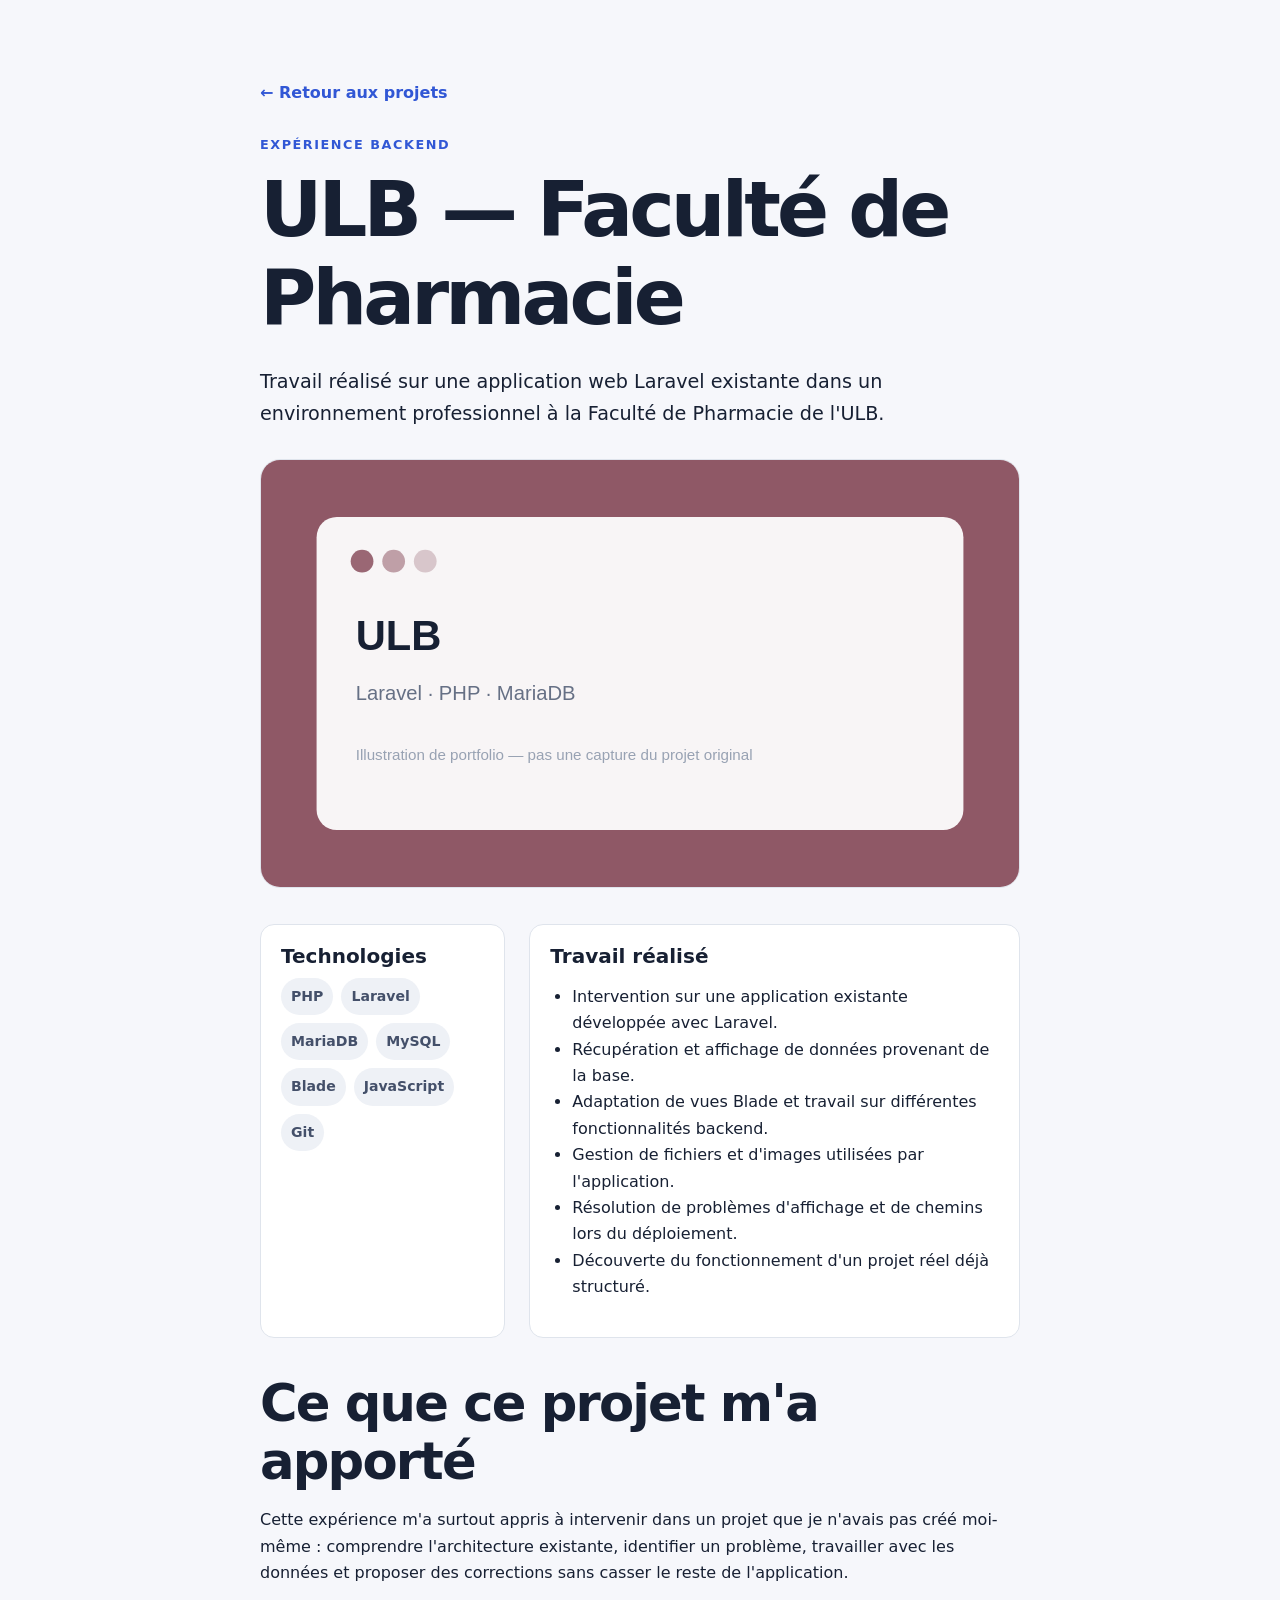
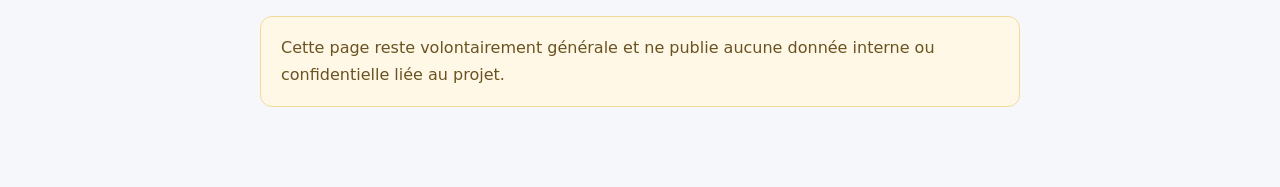
<file: portfolio-karlos/projects/ulb.html>
<!DOCTYPE html>
<html lang="fr">
<head>
  <meta charset="UTF-8">
  <meta name="viewport" content="width=device-width, initial-scale=1.0">
  <title>ULB — Faculté de Pharmacie | Portfolio Karlos</title>
  <link rel="stylesheet" href="../css/styles.css">
</head>
<body>
  <main class="project-detail">
    <div class="container narrow">
      <a class="back" href="../index.html#projets">← Retour aux projets</a>
      <p class="eyebrow">Expérience backend</p>
      <h1>ULB — Faculté de Pharmacie</h1>
      <p class="large-text">Travail réalisé sur une application web Laravel existante dans un environnement professionnel à la Faculté de Pharmacie de l'ULB.</p>

      <img class="hero-image" src="../assets/img/ulb.svg" alt="Illustration du projet ULB — Faculté de Pharmacie">

      <div class="project-meta">
        <div class="meta-card">
          <h3>Technologies</h3>
          <div class="chips"><span>PHP</span><span>Laravel</span><span>MariaDB</span><span>MySQL</span><span>Blade</span><span>JavaScript</span><span>Git</span></div>
        </div>
        <div class="meta-card">
          <h3>Travail réalisé</h3>
          <ul><li>Intervention sur une application existante développée avec Laravel.</li>
<li>Récupération et affichage de données provenant de la base.</li>
<li>Adaptation de vues Blade et travail sur différentes fonctionnalités backend.</li>
<li>Gestion de fichiers et d'images utilisées par l'application.</li>
<li>Résolution de problèmes d'affichage et de chemins lors du déploiement.</li>
<li>Découverte du fonctionnement d'un projet réel déjà structuré.</li></ul>
        </div>
      </div>

      <h2>Ce que ce projet m'a apporté</h2>
      <p>Cette expérience m'a surtout appris à intervenir dans un projet que je n'avais pas créé moi-même : comprendre l'architecture existante, identifier un problème, travailler avec les données et proposer des corrections sans casser le reste de l'application.</p>

      <div class="note-box">Cette page reste volontairement générale et ne publie aucune donnée interne ou confidentielle liée au projet.</div>
    </div>
  </main>
</body>
</html>
</file>
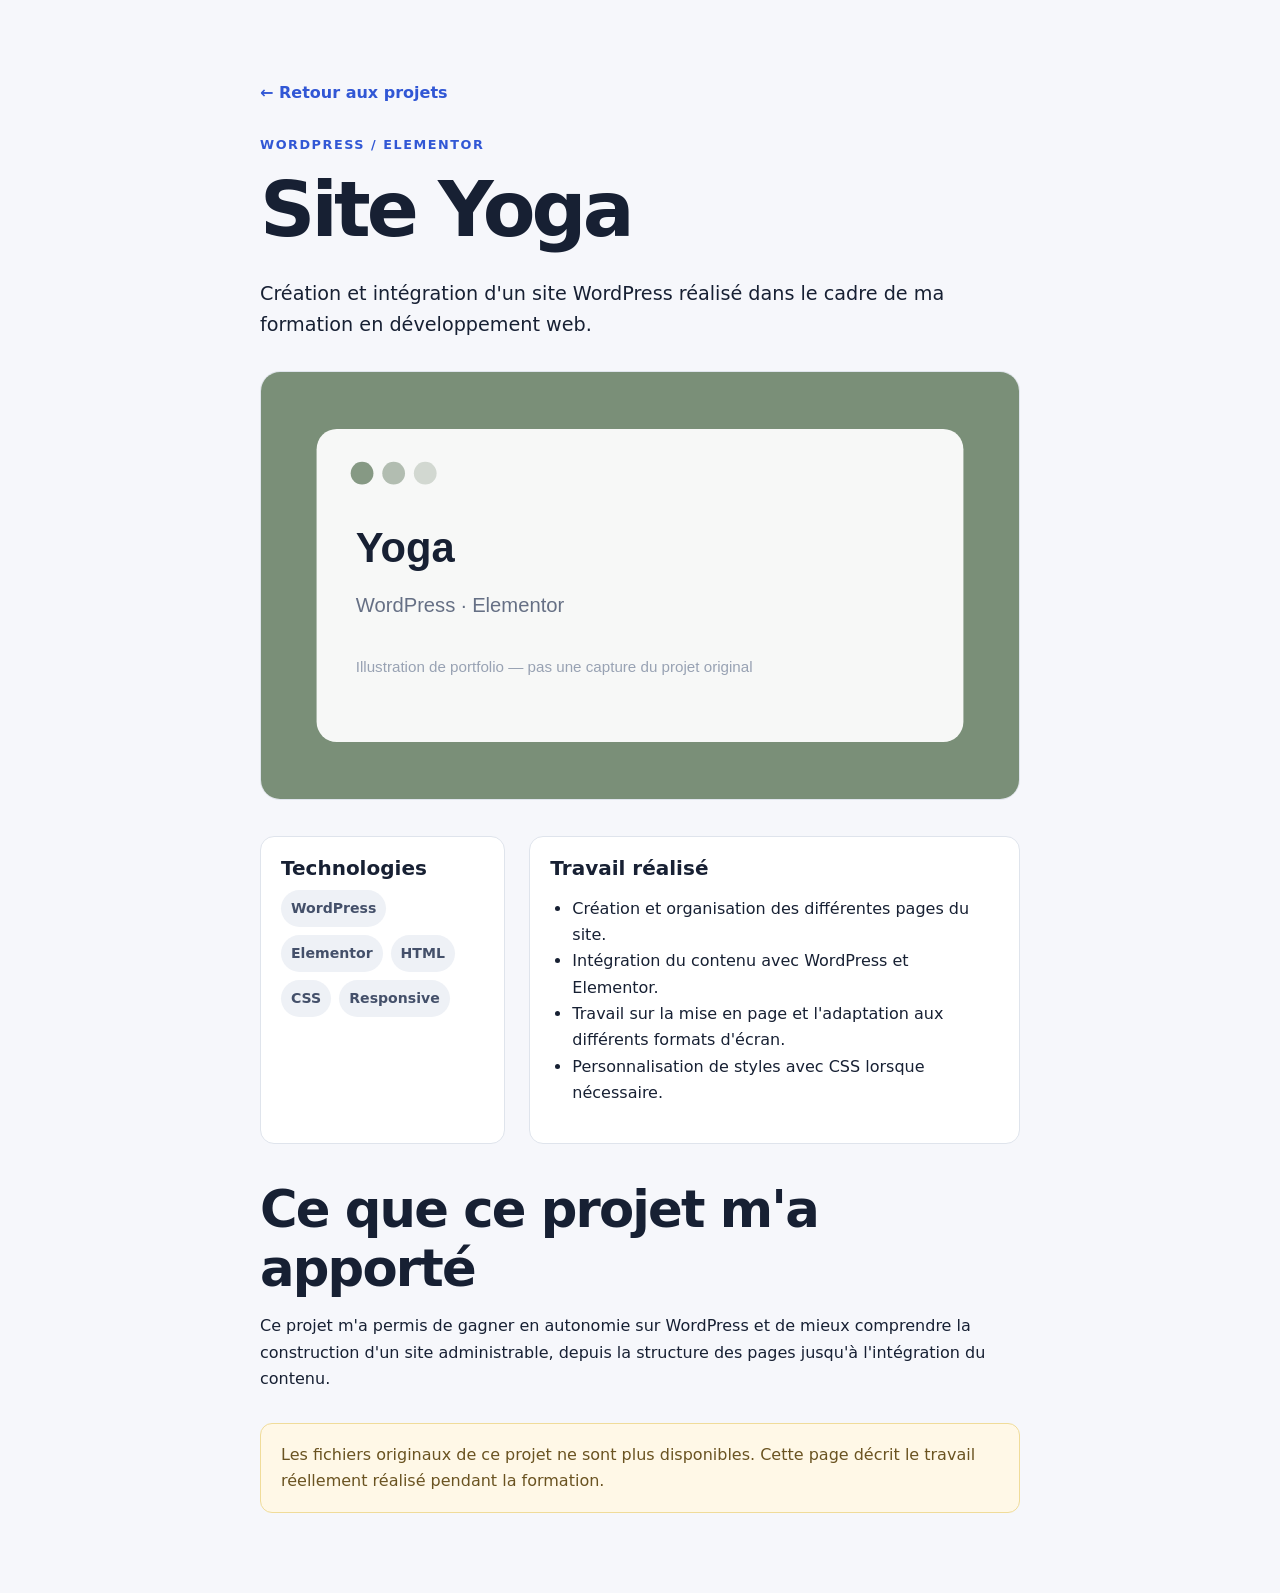
<file: portfolio-karlos/projects/yoga.html>
<!DOCTYPE html>
<html lang="fr">
<head>
  <meta charset="UTF-8">
  <meta name="viewport" content="width=device-width, initial-scale=1.0">
  <title>Site Yoga | Portfolio Karlos</title>
  <link rel="stylesheet" href="../css/styles.css">
</head>
<body>
  <main class="project-detail">
    <div class="container narrow">
      <a class="back" href="../index.html#projets">← Retour aux projets</a>
      <p class="eyebrow">WordPress / Elementor</p>
      <h1>Site Yoga</h1>
      <p class="large-text">Création et intégration d'un site WordPress réalisé dans le cadre de ma formation en développement web.</p>

      <img class="hero-image" src="../assets/img/yoga.svg" alt="Illustration du projet Site Yoga">

      <div class="project-meta">
        <div class="meta-card">
          <h3>Technologies</h3>
          <div class="chips"><span>WordPress</span><span>Elementor</span><span>HTML</span><span>CSS</span><span>Responsive</span></div>
        </div>
        <div class="meta-card">
          <h3>Travail réalisé</h3>
          <ul><li>Création et organisation des différentes pages du site.</li>
<li>Intégration du contenu avec WordPress et Elementor.</li>
<li>Travail sur la mise en page et l'adaptation aux différents formats d'écran.</li>
<li>Personnalisation de styles avec CSS lorsque nécessaire.</li></ul>
        </div>
      </div>

      <h2>Ce que ce projet m'a apporté</h2>
      <p>Ce projet m'a permis de gagner en autonomie sur WordPress et de mieux comprendre la construction d'un site administrable, depuis la structure des pages jusqu'à l'intégration du contenu.</p>

      <div class="note-box">Les fichiers originaux de ce projet ne sont plus disponibles. Cette page décrit le travail réellement réalisé pendant la formation.</div>
    </div>
  </main>
</body>
</html>
</file>
<file: css/style.css>
/* =========================
   1. VARIABLES ET BASE
   ========================= */

:root {
  --dark: #111827;
  --text: #475569;
  --blue: #4f46e5;
  --blue-light: #eef2ff;
  --white: #ffffff;
  --light: #f8fafc;
  --border: #e2e8f0;
}

* {
  box-sizing: border-box;
}

html {
  scroll-behavior: smooth;
}

body {
  margin: 0;
  font-family: Arial, Helvetica, sans-serif;
  color: var(--dark);
  background: var(--white);
  line-height: 1.6;
}

img {
  width: 100%;
  display: block;
}

a {
  color: inherit;
}

.container {
  width: min(1120px, calc(100% - 40px));
  margin: auto;
}


/* =========================
   2. NAVIGATION
   ========================= */

.header {
  position: sticky;
  top: 0;
  z-index: 10;
  background: rgba(255,255,255,0.95);
  border-bottom: 1px solid var(--border);
}

.nav {
  min-height: 70px;
  display: flex;
  align-items: center;
  justify-content: space-between;
}

.logo {
  font-size: 24px;
  font-weight: bold;
  text-decoration: none;
}

.logo span {
  color: var(--blue);
}

.menu {
  display: flex;
  gap: 28px;
}

.menu a {
  text-decoration: none;
  color: var(--text);
  font-weight: 600;
}

.menu a:hover {
  color: var(--blue);
}

.menu-btn {
  display: none;
  background: none;
  border: 0;
  font-size: 26px;
}


/* =========================
   3. HERO
   ========================= */

.hero {
  min-height: 88vh;
  display: flex;
  align-items: center;
  background:
    radial-gradient(circle at 85% 25%, #e0e7ff 0, transparent 25%),
    linear-gradient(180deg, #ffffff, #f8fafc);
}

.hero-grid {
  display: grid;
  grid-template-columns: 1.1fr 0.9fr;
  gap: 70px;
  align-items: center;
}

.small-title {
  color: var(--blue);
  font-size: 13px;
  font-weight: bold;
  letter-spacing: 2px;
  margin-bottom: 10px;
}

h1,
h2,
h3 {
  margin-top: 0;
  line-height: 1.15;
}

h1 {
  font-size: clamp(48px, 7vw, 82px);
  letter-spacing: -3px;
  margin-bottom: 24px;
}

h1 span {
  color: var(--blue);
}

h2 {
  font-size: clamp(34px, 5vw, 52px);
  letter-spacing: -2px;
}

.intro {
  color: var(--text);
  font-size: 18px;
  max-width: 650px;
}

.buttons {
  display: flex;
  gap: 12px;
  margin: 30px 0;
}

.btn {
  padding: 13px 22px;
  border-radius: 10px;
  text-decoration: none;
  font-weight: bold;
}

.btn-main {
  background: var(--blue);
  color: var(--white);
}

.btn-main:hover {
  transform: translateY(-2px);
}

.btn-light {
  background: var(--white);
  border: 1px solid var(--border);
}

.quick-skills {
  display: flex;
  flex-wrap: wrap;
  gap: 9px;
}

.quick-skills span,
.tags span {
  padding: 7px 11px;
  background: var(--blue-light);
  border-radius: 30px;
  font-size: 13px;
  font-weight: bold;
  color: #3730a3;
}


/* Visuel du hero */

.hero-visual {
  position: relative;
}

.code-window {
  background: #111827;
  color: white;
  border-radius: 18px;
  overflow: hidden;
  box-shadow: 0 25px 70px rgba(15,23,42,0.25);
  transform: rotate(2deg);
}

.window-top {
  padding: 14px;
  display: flex;
  gap: 7px;
  background: #1f2937;
}

.window-top span {
  width: 11px;
  height: 11px;
  border-radius: 50%;
  background: #64748b;
}

.code-window pre {
  padding: 35px;
  overflow: auto;
  font-size: 16px;
  line-height: 1.8;
}

.code-blue {
  color: #93c5fd;
}

.code-green {
  color: #86efac;
}

.floating-card {
  position: absolute;
  padding: 10px 15px;
  border-radius: 10px;
  background: white;
  box-shadow: 0 10px 30px rgba(15,23,42,0.12);
  font-weight: bold;
  animation: float 4s ease-in-out infinite;
}

.card-one {
  left: -25px;
  top: 20px;
}

.card-two {
  right: -20px;
  top: 45%;
  animation-delay: 1s;
}

.card-three {
  left: 35px;
  bottom: -20px;
  animation-delay: 2s;
}

@keyframes float {
  0%, 100% { transform: translateY(0); }
  50% { transform: translateY(-10px); }
}


/* =========================
   4. SECTIONS
   ========================= */

.section {
  padding: 100px 0;
}

.section-title {
  max-width: 720px;
  margin-bottom: 45px;
}

.section-title > p:last-child {
  color: var(--text);
}


/* =========================
   5. PROJETS
   ========================= */

.projects-grid {
  display: grid;
  grid-template-columns: repeat(2, 1fr);
  gap: 28px;
}

.project-card {
  border: 1px solid var(--border);
  border-radius: 20px;
  overflow: hidden;
  background: white;
  transition: 0.25s;
}

.project-card:hover {
  transform: translateY(-7px);
  box-shadow: 0 20px 45px rgba(15,23,42,0.10);
}

.project-image {
  overflow: hidden;
  background: var(--light);
}

.project-image img {
  transition: 0.35s;
}

.project-card:hover .project-image img {
  transform: scale(1.03);
}

.project-info {
  padding: 26px;
}

.project-number {
  color: var(--blue);
  font-size: 12px;
  font-weight: bold;
  letter-spacing: 1px;
}

.project-info h3 {
  font-size: 26px;
}

.project-info > p {
  color: var(--text);
}

.tags {
  display: flex;
  flex-wrap: wrap;
  gap: 8px;
  margin: 20px 0;
}

details {
  border-top: 1px solid var(--border);
  padding-top: 16px;
}

summary {
  cursor: pointer;
  font-weight: bold;
  color: var(--blue);
}

details ul {
  padding-left: 20px;
  color: var(--text);
}


/* =========================
   6. COMPÉTENCES
   ========================= */

.skills-section {
  background: var(--light);
}

.skills-grid {
  display: grid;
  grid-template-columns: repeat(4, 1fr);
  gap: 20px;
}

.skill-box {
  background: white;
  border: 1px solid var(--border);
  border-radius: 16px;
  padding: 26px;
}

.skill-icon {
  width: 50px;
  height: 50px;
  display: grid;
  place-items: center;
  border-radius: 12px;
  margin-bottom: 20px;
  background: var(--blue-light);
  color: var(--blue);
  font-weight: bold;
}

.skill-box p {
  color: var(--text);
}


/* =========================
   7. PARCOURS
   ========================= */

.timeline {
  max-width: 750px;
  border-left: 2px solid var(--border);
  margin-left: 8px;
}

.timeline-item {
  position: relative;
  padding: 0 0 45px 35px;
}

.timeline-dot {
  position: absolute;
  left: -9px;
  top: 2px;
  width: 16px;
  height: 16px;
  border-radius: 50%;
  background: var(--blue);
  border: 4px solid white;
}

.timeline-date {
  color: var(--blue);
  font-weight: bold;
  margin: 0 0 5px;
}

.timeline-item p:last-child {
  color: var(--text);
}


/* =========================
   8. CONTACT ET FOOTER
   ========================= */

.contact-section {
  padding-top: 40px;
}

.contact-box {
  padding: 55px;
  border-radius: 24px;
  color: white;
  background: #111827;
  display: flex;
  justify-content: space-between;
  gap: 40px;
  align-items: center;
}

.contact-box h2 {
  margin-bottom: 12px;
}

.contact-box > div:first-child {
  max-width: 650px;
}

.contact-box p:not(.small-title) {
  color: #cbd5e1;
}

.contact-links {
  display: flex;
  gap: 10px;
  flex-wrap: wrap;
}

.contact-links a {
  padding: 11px 16px;
  border: 1px solid #475569;
  border-radius: 10px;
  text-decoration: none;
}

.contact-links a:hover {
  background: white;
  color: var(--dark);
}

footer {
  padding: 30px 0;
}

.footer-content {
  display: flex;
  justify-content: space-between;
  color: var(--text);
}

.footer-content a {
  text-decoration: none;
}


/* =========================
   9. ANIMATION AU SCROLL
   ========================= */

/* Au départ, les éléments sont légèrement cachés */
.reveal {
  opacity: 0;
  transform: translateY(25px);
  transition: 0.7s;
}

/* JavaScript ajoute cette classe quand l'élément apparaît */
.reveal.visible {
  opacity: 1;
  transform: translateY(0);
}


/* =========================
   10. RESPONSIVE
   ========================= */

@media (max-width: 900px) {
  .hero-grid,
  .projects-grid {
    grid-template-columns: 1fr;
  }

  .hero {
    padding: 80px 0;
  }

  .hero-visual {
    max-width: 650px;
  }

  .skills-grid {
    grid-template-columns: repeat(2, 1fr);
  }

  .contact-box {
    flex-direction: column;
    align-items: flex-start;
  }
}

@media (max-width: 650px) {
  .menu-btn {
    display: block;
  }

  .menu {
    display: none;
    position: absolute;
    top: 70px;
    left: 20px;
    right: 20px;
    flex-direction: column;
    background: white;
    border: 1px solid var(--border);
    border-radius: 14px;
    padding: 20px;
  }

  .menu.open {
    display: flex;
  }

  h1 {
    font-size: 48px;
    letter-spacing: -2px;
  }

  .skills-grid {
    grid-template-columns: 1fr;
  }

  .buttons {
    flex-direction: column;
  }

  .btn {
    text-align: center;
  }

  .floating-card {
    display: none;
  }

  .contact-box {
    padding: 32px;
  }

  .footer-content {
    flex-direction: column;
    gap: 8px;
  }
}
</file>
<file: portfolio-karlos/css/styles.css>
:root {
  --bg: #f6f7fb;
  --surface: #ffffff;
  --surface-alt: #eef1f6;
  --text: #172033;
  --muted: #667085;
  --border: #dfe4ec;
  --accent: #3157d5;
  --accent-dark: #2443aa;
  --shadow: 0 18px 45px rgba(17, 24, 39, 0.08);
  --radius: 20px;
  --container: 1120px;
}

* { box-sizing: border-box; }

html { scroll-behavior: smooth; }

body {
  margin: 0;
  font-family: Inter, ui-sans-serif, system-ui, -apple-system, BlinkMacSystemFont, "Segoe UI", sans-serif;
  background: var(--bg);
  color: var(--text);
  line-height: 1.65;
}

img { display: block; max-width: 100%; }

a { color: inherit; }

.container {
  width: min(calc(100% - 36px), var(--container));
  margin-inline: auto;
}

.narrow { max-width: 760px; }

.site-header {
  position: sticky;
  top: 0;
  z-index: 10;
  background: rgba(246, 247, 251, 0.92);
  backdrop-filter: blur(14px);
  border-bottom: 1px solid rgba(223, 228, 236, 0.8);
}

.nav {
  min-height: 72px;
  display: flex;
  align-items: center;
  justify-content: space-between;
}

.logo {
  font-weight: 800;
  font-size: 1.15rem;
  text-decoration: none;
}

.nav-links {
  display: flex;
  gap: 24px;
}

.nav-links a {
  text-decoration: none;
  color: var(--muted);
  font-weight: 600;
}

.nav-links a:hover { color: var(--text); }

.menu-toggle {
  display: none;
  border: 0;
  background: transparent;
  font-size: 1.55rem;
  cursor: pointer;
}

.hero {
  padding: 92px 0 76px;
}

.hero-grid {
  display: grid;
  grid-template-columns: 1.35fr 0.65fr;
  gap: 52px;
  align-items: center;
}

.eyebrow {
  margin: 0 0 10px;
  font-size: 0.8rem;
  font-weight: 800;
  letter-spacing: 0.12em;
  text-transform: uppercase;
  color: var(--accent);
}

h1, h2, h3 {
  line-height: 1.15;
  margin-top: 0;
}

h1 {
  font-size: clamp(2.5rem, 6vw, 4.8rem);
  letter-spacing: -0.05em;
  max-width: 900px;
  margin-bottom: 24px;
}

h2 {
  font-size: clamp(2rem, 4vw, 3.2rem);
  letter-spacing: -0.035em;
  margin-bottom: 14px;
}

h3 {
  font-size: 1.25rem;
  margin-bottom: 10px;
}

.hero-text,
.section-heading p,
.project-card p,
.skill-card p,
.profile-note,
.contact-section p {
  color: var(--muted);
}

.hero-text {
  max-width: 720px;
  font-size: 1.12rem;
}

.hero-actions {
  display: flex;
  flex-wrap: wrap;
  gap: 12px;
  margin-top: 30px;
}

.btn {
  display: inline-flex;
  align-items: center;
  justify-content: center;
  min-height: 46px;
  padding: 0 19px;
  border-radius: 12px;
  text-decoration: none;
  font-weight: 700;
}

.btn.primary {
  background: var(--accent);
  color: #fff;
}

.btn.primary:hover { background: var(--accent-dark); }

.btn.secondary {
  border: 1px solid var(--border);
  background: var(--surface);
}

.profile-card,
.skill-card,
.project-card {
  background: var(--surface);
  border: 1px solid var(--border);
  box-shadow: var(--shadow);
}

.profile-card {
  border-radius: var(--radius);
  padding: 28px;
}

.profile-title {
  font-weight: 800;
  margin-top: 0;
}

.chips,
.tags {
  display: flex;
  flex-wrap: wrap;
  gap: 8px;
}

.chips span,
.tags span {
  display: inline-flex;
  padding: 7px 10px;
  border-radius: 999px;
  background: var(--surface-alt);
  color: #44506a;
  font-size: 0.88rem;
  font-weight: 700;
}

.profile-note {
  margin: 22px 0 0;
  font-size: 0.92rem;
}

.section {
  padding: 84px 0;
}

.section.alt {
  background: var(--surface-alt);
}

.section-heading {
  max-width: 720px;
  margin-bottom: 34px;
}

.project-grid {
  display: grid;
  grid-template-columns: repeat(2, minmax(0, 1fr));
  gap: 24px;
}

.project-card {
  overflow: hidden;
  border-radius: var(--radius);
}

.project-card img {
  width: 100%;
  aspect-ratio: 16 / 9;
  object-fit: cover;
  background: var(--surface-alt);
}

.project-content {
  padding: 24px;
}

.project-type {
  margin: 0 0 8px;
  font-size: 0.82rem;
  text-transform: uppercase;
  letter-spacing: 0.08em;
  font-weight: 800;
  color: var(--accent) !important;
}

.tags { margin: 18px 0; }

.text-link {
  text-decoration: none;
  font-weight: 800;
  color: var(--accent);
}

.skills-grid {
  display: grid;
  grid-template-columns: repeat(4, minmax(0, 1fr));
  gap: 18px;
}

.skill-card {
  border-radius: 16px;
  padding: 22px;
}

.large-text {
  font-size: 1.2rem;
  color: var(--text);
}

.contact-section {
  background: #151b2d;
  color: #fff;
}

.contact-section .eyebrow { color: #9eb2ff; }

.contact-section p { color: #c9d0df; }

.todo {
  display: inline-block;
  margin-top: 14px;
  padding: 12px 14px;
  border: 1px dashed #5b6682;
  border-radius: 10px;
}

.footer {
  padding: 28px 0;
  background: #0f1422;
  color: #9aa4b8;
  font-size: 0.9rem;
}

.project-detail {
  padding: 80px 0;
}

.project-detail .back {
  display: inline-block;
  margin-bottom: 28px;
  text-decoration: none;
  color: var(--accent);
  font-weight: 800;
}

.project-detail .hero-image {
  margin: 30px 0;
  border-radius: var(--radius);
  border: 1px solid var(--border);
  background: var(--surface);
}

.project-meta {
  display: grid;
  grid-template-columns: 1fr 2fr;
  gap: 24px;
  margin: 36px 0;
}

.meta-card {
  padding: 20px;
  background: var(--surface);
  border: 1px solid var(--border);
  border-radius: 14px;
}

.project-detail ul {
  padding-left: 22px;
}

.note-box {
  margin-top: 30px;
  padding: 18px 20px;
  background: #fff8e7;
  border: 1px solid #f0dc9a;
  border-radius: 12px;
  color: #6a5321;
}

@media (max-width: 860px) {
  .hero-grid,
  .project-meta {
    grid-template-columns: 1fr;
  }

  .skills-grid {
    grid-template-columns: repeat(2, minmax(0, 1fr));
  }
}

@media (max-width: 680px) {
  .menu-toggle { display: block; }

  .nav-links {
    display: none;
    position: absolute;
    top: 72px;
    left: 18px;
    right: 18px;
    flex-direction: column;
    padding: 18px;
    background: var(--surface);
    border: 1px solid var(--border);
    border-radius: 14px;
    box-shadow: var(--shadow);
  }

  .nav-links.open { display: flex; }

  .hero { padding-top: 64px; }

  .project-grid,
  .skills-grid {
    grid-template-columns: 1fr;
  }

  .section { padding: 64px 0; }
}
</file>
